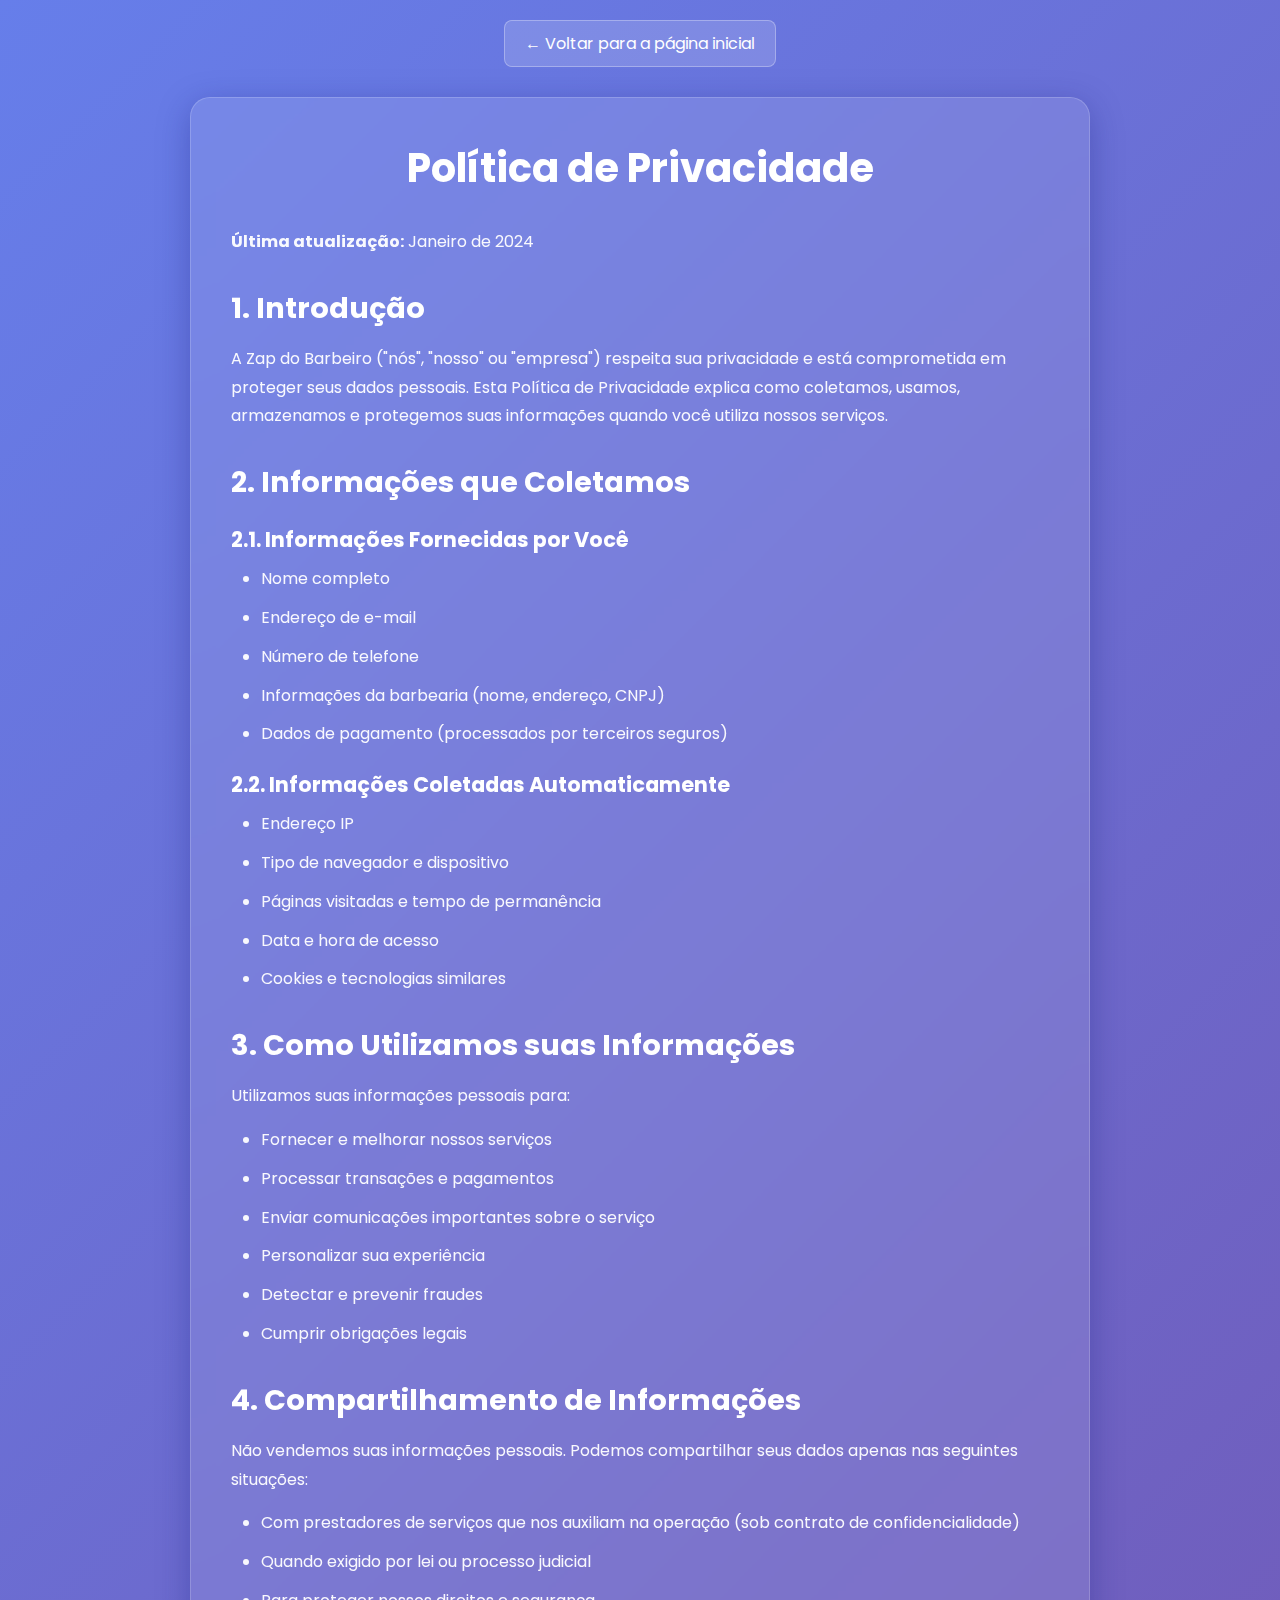
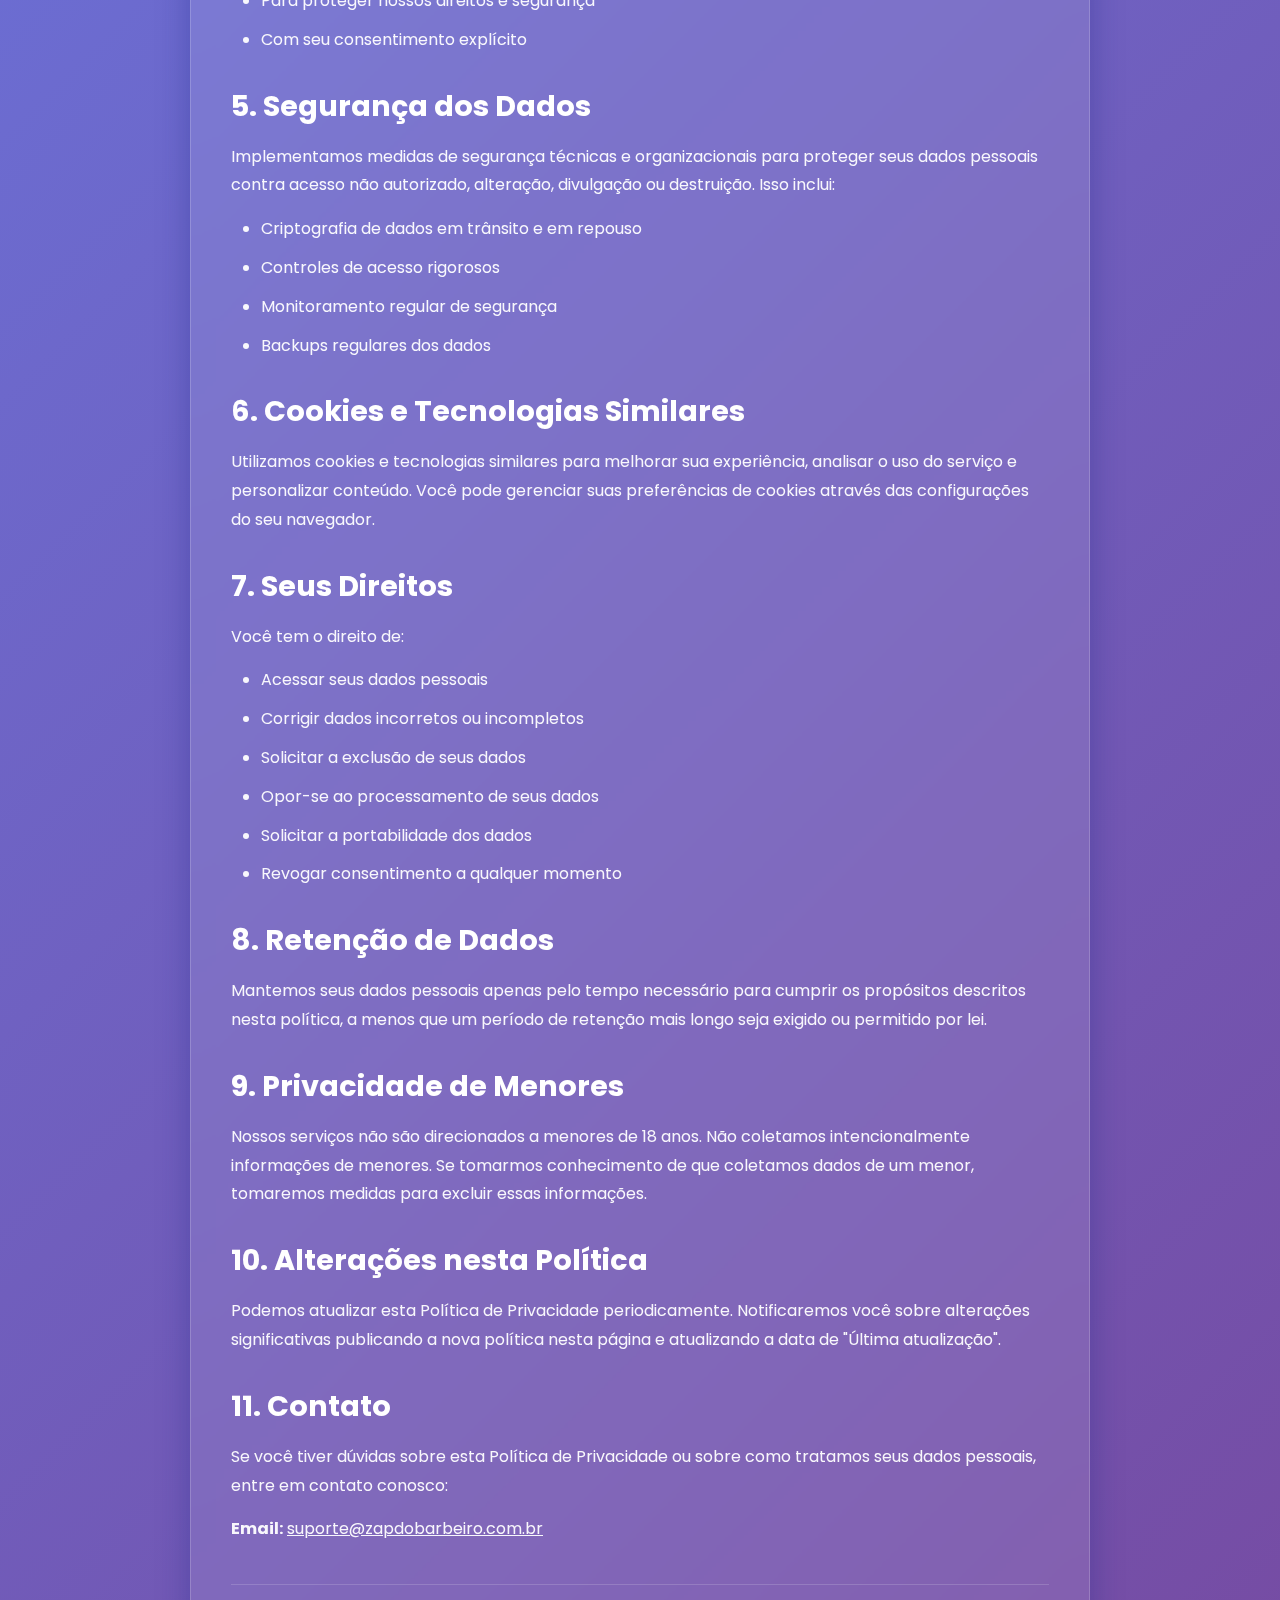
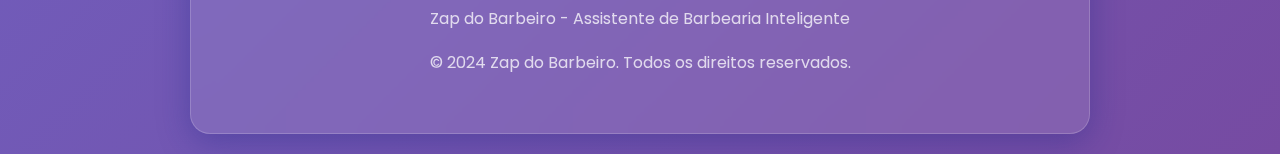
<file: politica-privacidade.html>
<!DOCTYPE html>
<html lang="pt-BR">
<head>
    <meta charset="UTF-8">
    <meta name="viewport" content="width=device-width, initial-scale=1.0">
    <meta name="description" content="Política de Privacidade - Zap do Barbeiro">
    <title>Política de Privacidade - Zap do Barbeiro</title>
    <link rel="stylesheet" href="styles.css">
    <link rel="preconnect" href="https://fonts.googleapis.com">
    <link rel="preconnect" href="https://fonts.gstatic.com" crossorigin>
    <link href="https://fonts.googleapis.com/css2?family=Poppins:wght@300;400;600;700&display=swap" rel="stylesheet">
    <style>
        .legal-content {
            text-align: left;
            max-width: 900px;
            margin: 0 auto;
            background: rgba(255, 255, 255, 0.1);
            backdrop-filter: blur(10px);
            border-radius: 20px;
            padding: 40px;
            box-shadow: 0 8px 32px 0 rgba(31, 38, 135, 0.37);
            border: 1px solid rgba(255, 255, 255, 0.18);
        }
        .legal-content h1 {
            font-size: 2.5rem;
            margin-bottom: 30px;
            text-align: center;
        }
        .legal-content h2 {
            font-size: 1.8rem;
            margin-top: 30px;
            margin-bottom: 15px;
            color: #fff;
        }
        .legal-content h3 {
            font-size: 1.3rem;
            margin-top: 20px;
            margin-bottom: 10px;
            color: #fff;
        }
        .legal-content p {
            font-size: 1rem;
            line-height: 1.8;
            margin-bottom: 15px;
            opacity: 0.95;
        }
        .legal-content ul, .legal-content ol {
            margin-left: 30px;
            margin-bottom: 15px;
        }
        .legal-content li {
            margin-bottom: 10px;
            line-height: 1.8;
            opacity: 0.95;
        }
        .back-link {
            display: inline-block;
            margin-bottom: 30px;
            color: #fff;
            text-decoration: none;
            padding: 10px 20px;
            background: rgba(255, 255, 255, 0.15);
            border-radius: 8px;
            border: 1px solid rgba(255, 255, 255, 0.3);
            transition: all 0.3s ease;
        }
        .back-link:hover {
            background: rgba(255, 255, 255, 0.25);
            transform: translateY(-2px);
        }
        .last-updated {
            text-align: center;
            font-size: 0.9rem;
            opacity: 0.8;
            margin-top: 40px;
            padding-top: 20px;
            border-top: 1px solid rgba(255, 255, 255, 0.2);
        }
    </style>
</head>
<body>
    <div class="container">
        <a href="index.html" class="back-link">← Voltar para a página inicial</a>
        <div class="legal-content">
            <h1>Política de Privacidade</h1>
            
            <p><strong>Última atualização:</strong> Janeiro de 2024</p>
            
            <h2>1. Introdução</h2>
            <p>
                A Zap do Barbeiro ("nós", "nosso" ou "empresa") respeita sua privacidade e está comprometida 
                em proteger seus dados pessoais. Esta Política de Privacidade explica como coletamos, 
                usamos, armazenamos e protegemos suas informações quando você utiliza nossos serviços.
            </p>
            
            <h2>2. Informações que Coletamos</h2>
            <h3>2.1. Informações Fornecidas por Você</h3>
            <ul>
                <li>Nome completo</li>
                <li>Endereço de e-mail</li>
                <li>Número de telefone</li>
                <li>Informações da barbearia (nome, endereço, CNPJ)</li>
                <li>Dados de pagamento (processados por terceiros seguros)</li>
            </ul>
            
            <h3>2.2. Informações Coletadas Automaticamente</h3>
            <ul>
                <li>Endereço IP</li>
                <li>Tipo de navegador e dispositivo</li>
                <li>Páginas visitadas e tempo de permanência</li>
                <li>Data e hora de acesso</li>
                <li>Cookies e tecnologias similares</li>
            </ul>
            
            <h2>3. Como Utilizamos suas Informações</h2>
            <p>Utilizamos suas informações pessoais para:</p>
            <ul>
                <li>Fornecer e melhorar nossos serviços</li>
                <li>Processar transações e pagamentos</li>
                <li>Enviar comunicações importantes sobre o serviço</li>
                <li>Personalizar sua experiência</li>
                <li>Detectar e prevenir fraudes</li>
                <li>Cumprir obrigações legais</li>
            </ul>
            
            <h2>4. Compartilhamento de Informações</h2>
            <p>
                Não vendemos suas informações pessoais. Podemos compartilhar seus dados apenas nas 
                seguintes situações:
            </p>
            <ul>
                <li>Com prestadores de serviços que nos auxiliam na operação (sob contrato de confidencialidade)</li>
                <li>Quando exigido por lei ou processo judicial</li>
                <li>Para proteger nossos direitos e segurança</li>
                <li>Com seu consentimento explícito</li>
            </ul>
            
            <h2>5. Segurança dos Dados</h2>
            <p>
                Implementamos medidas de segurança técnicas e organizacionais para proteger seus dados 
                pessoais contra acesso não autorizado, alteração, divulgação ou destruição. Isso inclui:
            </p>
            <ul>
                <li>Criptografia de dados em trânsito e em repouso</li>
                <li>Controles de acesso rigorosos</li>
                <li>Monitoramento regular de segurança</li>
                <li>Backups regulares dos dados</li>
            </ul>
            
            <h2>6. Cookies e Tecnologias Similares</h2>
            <p>
                Utilizamos cookies e tecnologias similares para melhorar sua experiência, analisar o uso 
                do serviço e personalizar conteúdo. Você pode gerenciar suas preferências de cookies 
                através das configurações do seu navegador.
            </p>
            
            <h2>7. Seus Direitos</h2>
            <p>Você tem o direito de:</p>
            <ul>
                <li>Acessar seus dados pessoais</li>
                <li>Corrigir dados incorretos ou incompletos</li>
                <li>Solicitar a exclusão de seus dados</li>
                <li>Opor-se ao processamento de seus dados</li>
                <li>Solicitar a portabilidade dos dados</li>
                <li>Revogar consentimento a qualquer momento</li>
            </ul>
            
            <h2>8. Retenção de Dados</h2>
            <p>
                Mantemos seus dados pessoais apenas pelo tempo necessário para cumprir os propósitos 
                descritos nesta política, a menos que um período de retenção mais longo seja exigido 
                ou permitido por lei.
            </p>
            
            <h2>9. Privacidade de Menores</h2>
            <p>
                Nossos serviços não são direcionados a menores de 18 anos. Não coletamos intencionalmente 
                informações de menores. Se tomarmos conhecimento de que coletamos dados de um menor, 
                tomaremos medidas para excluir essas informações.
            </p>
            
            <h2>10. Alterações nesta Política</h2>
            <p>
                Podemos atualizar esta Política de Privacidade periodicamente. Notificaremos você sobre 
                alterações significativas publicando a nova política nesta página e atualizando a 
                data de "Última atualização".
            </p>
            
            <h2>11. Contato</h2>
            <p>
                Se você tiver dúvidas sobre esta Política de Privacidade ou sobre como tratamos seus 
                dados pessoais, entre em contato conosco:
            </p>
            <p>
                <strong>Email:</strong> 
                <a href="mailto:suporte@zapdobarbeiro.com.br" style="color: #fff; text-decoration: underline;">
                    suporte@zapdobarbeiro.com.br
                </a>
            </p>
            
            <div class="last-updated">
                <p>Zap do Barbeiro - Assistente de Barbearia Inteligente</p>
                <p>&copy; 2024 Zap do Barbeiro. Todos os direitos reservados.</p>
            </div>
        </div>
    </div>
</body>
</html>
</file>
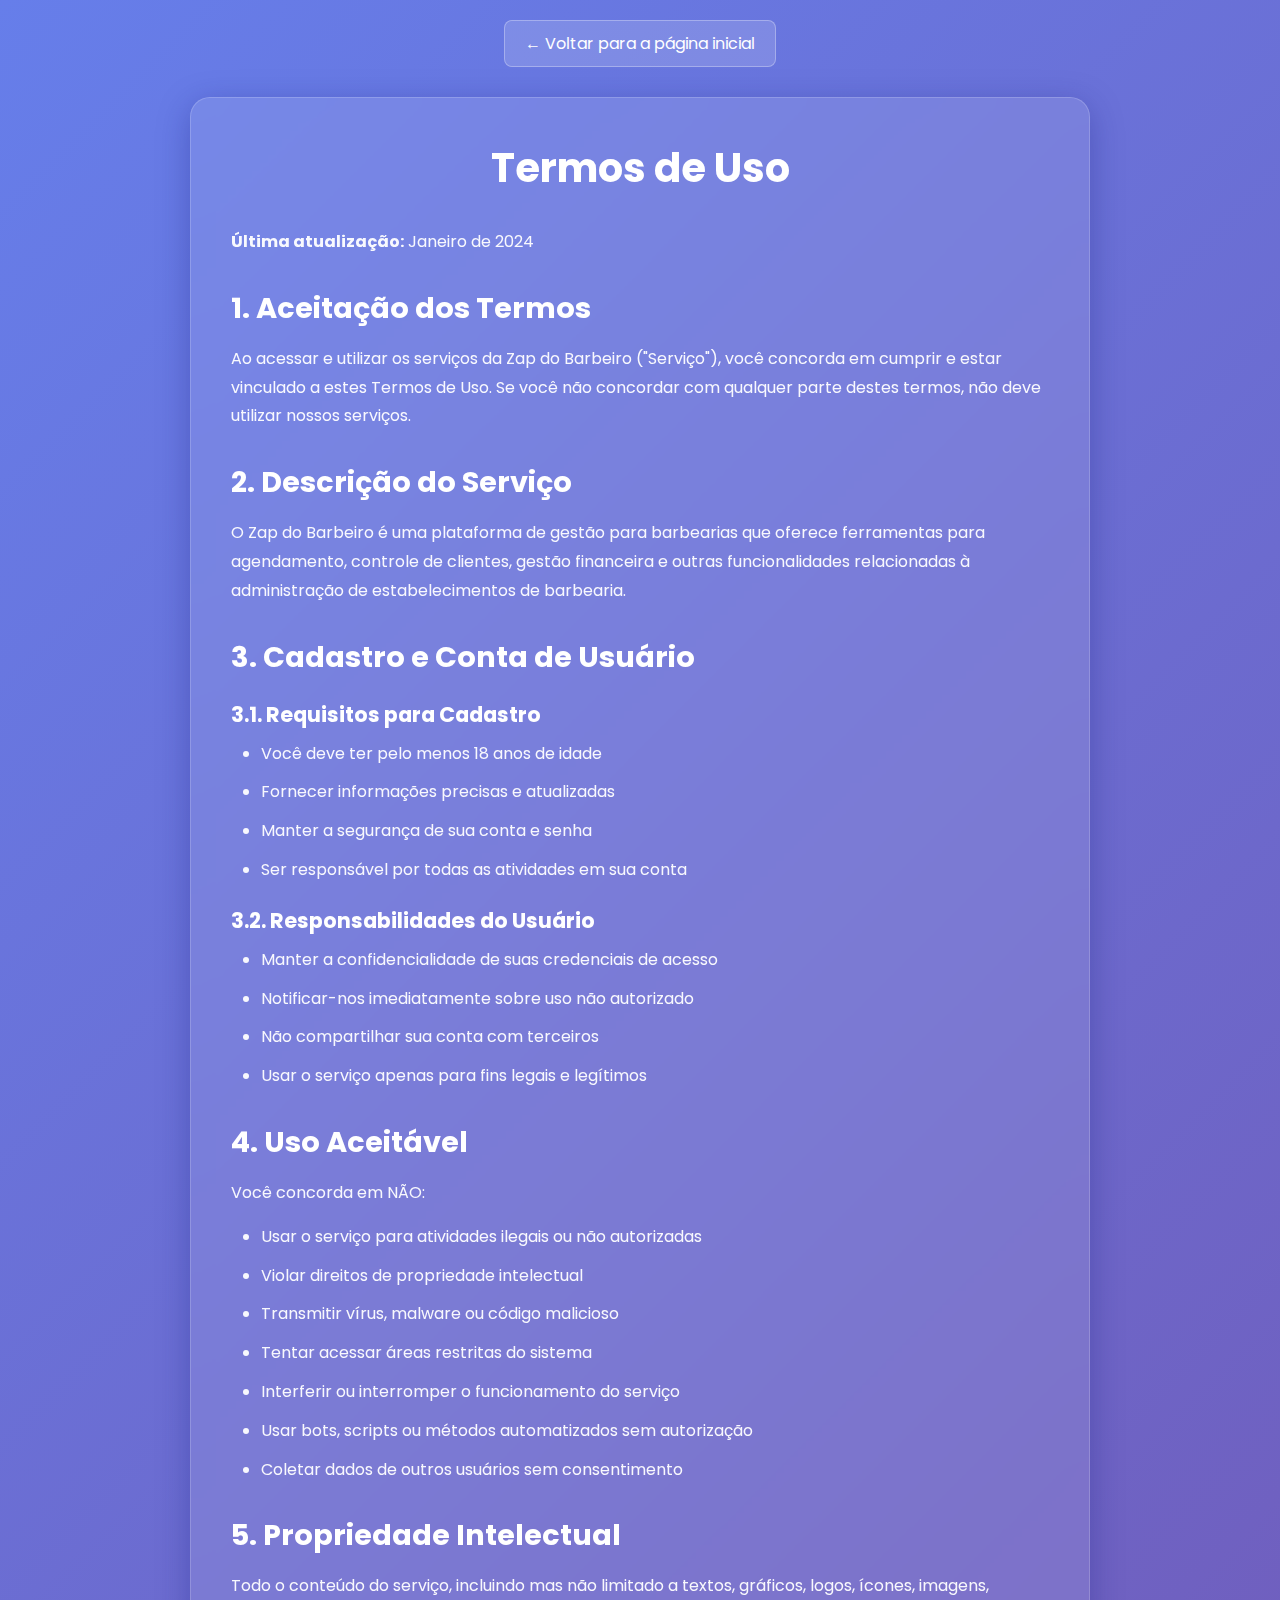
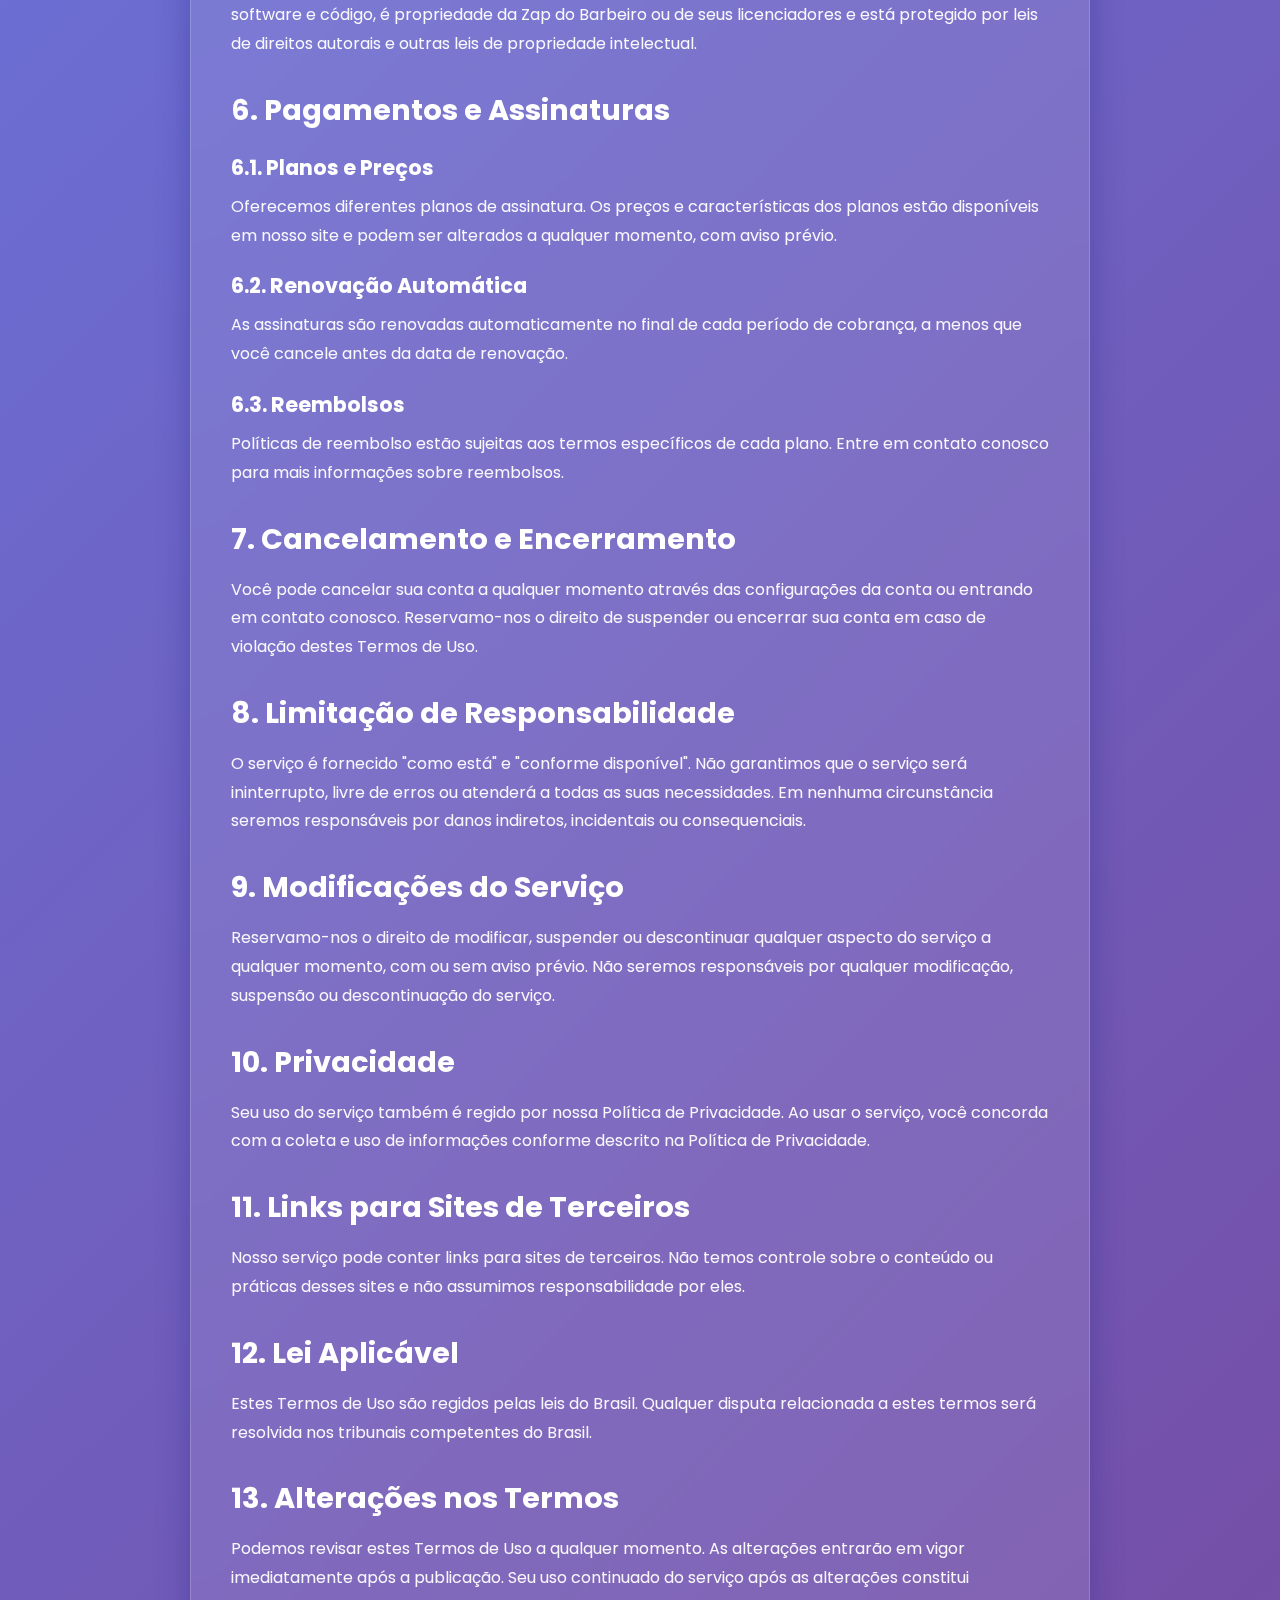
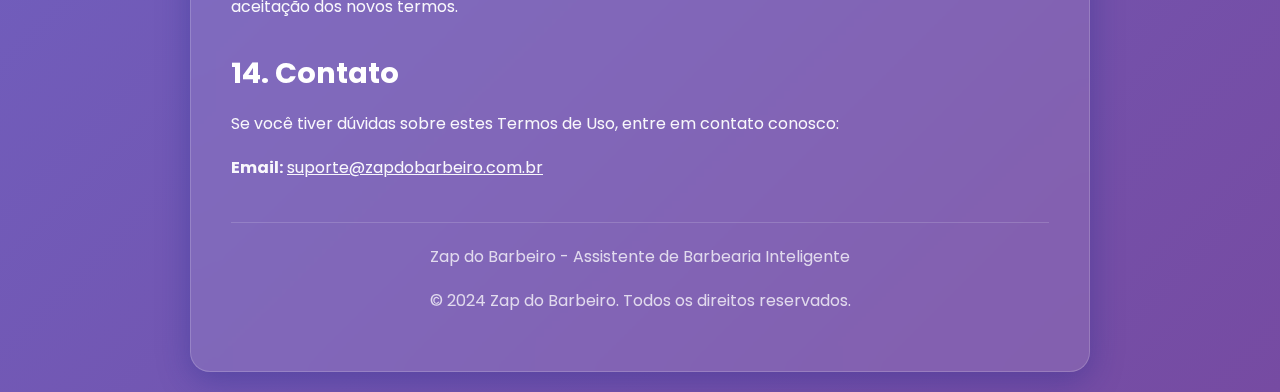
<file: termos-uso.html>
<!DOCTYPE html>
<html lang="pt-BR">
<head>
    <meta charset="UTF-8">
    <meta name="viewport" content="width=device-width, initial-scale=1.0">
    <meta name="description" content="Termos de Uso - Zap do Barbeiro">
    <title>Termos de Uso - Zap do Barbeiro</title>
    <link rel="stylesheet" href="styles.css">
    <link rel="preconnect" href="https://fonts.googleapis.com">
    <link rel="preconnect" href="https://fonts.gstatic.com" crossorigin>
    <link href="https://fonts.googleapis.com/css2?family=Poppins:wght@300;400;600;700&display=swap" rel="stylesheet">
    <style>
        .legal-content {
            text-align: left;
            max-width: 900px;
            margin: 0 auto;
            background: rgba(255, 255, 255, 0.1);
            backdrop-filter: blur(10px);
            border-radius: 20px;
            padding: 40px;
            box-shadow: 0 8px 32px 0 rgba(31, 38, 135, 0.37);
            border: 1px solid rgba(255, 255, 255, 0.18);
        }
        .legal-content h1 {
            font-size: 2.5rem;
            margin-bottom: 30px;
            text-align: center;
        }
        .legal-content h2 {
            font-size: 1.8rem;
            margin-top: 30px;
            margin-bottom: 15px;
            color: #fff;
        }
        .legal-content h3 {
            font-size: 1.3rem;
            margin-top: 20px;
            margin-bottom: 10px;
            color: #fff;
        }
        .legal-content p {
            font-size: 1rem;
            line-height: 1.8;
            margin-bottom: 15px;
            opacity: 0.95;
        }
        .legal-content ul, .legal-content ol {
            margin-left: 30px;
            margin-bottom: 15px;
        }
        .legal-content li {
            margin-bottom: 10px;
            line-height: 1.8;
            opacity: 0.95;
        }
        .back-link {
            display: inline-block;
            margin-bottom: 30px;
            color: #fff;
            text-decoration: none;
            padding: 10px 20px;
            background: rgba(255, 255, 255, 0.15);
            border-radius: 8px;
            border: 1px solid rgba(255, 255, 255, 0.3);
            transition: all 0.3s ease;
        }
        .back-link:hover {
            background: rgba(255, 255, 255, 0.25);
            transform: translateY(-2px);
        }
        .last-updated {
            text-align: center;
            font-size: 0.9rem;
            opacity: 0.8;
            margin-top: 40px;
            padding-top: 20px;
            border-top: 1px solid rgba(255, 255, 255, 0.2);
        }
    </style>
</head>
<body>
    <div class="container">
        <a href="index.html" class="back-link">← Voltar para a página inicial</a>
        <div class="legal-content">
            <h1>Termos de Uso</h1>
            
            <p><strong>Última atualização:</strong> Janeiro de 2024</p>
            
            <h2>1. Aceitação dos Termos</h2>
            <p>
                Ao acessar e utilizar os serviços da Zap do Barbeiro ("Serviço"), você concorda em cumprir 
                e estar vinculado a estes Termos de Uso. Se você não concordar com qualquer parte destes termos, 
                não deve utilizar nossos serviços.
            </p>
            
            <h2>2. Descrição do Serviço</h2>
            <p>
                O Zap do Barbeiro é uma plataforma de gestão para barbearias que oferece ferramentas para 
                agendamento, controle de clientes, gestão financeira e outras funcionalidades relacionadas 
                à administração de estabelecimentos de barbearia.
            </p>
            
            <h2>3. Cadastro e Conta de Usuário</h2>
            <h3>3.1. Requisitos para Cadastro</h3>
            <ul>
                <li>Você deve ter pelo menos 18 anos de idade</li>
                <li>Fornecer informações precisas e atualizadas</li>
                <li>Manter a segurança de sua conta e senha</li>
                <li>Ser responsável por todas as atividades em sua conta</li>
            </ul>
            
            <h3>3.2. Responsabilidades do Usuário</h3>
            <ul>
                <li>Manter a confidencialidade de suas credenciais de acesso</li>
                <li>Notificar-nos imediatamente sobre uso não autorizado</li>
                <li>Não compartilhar sua conta com terceiros</li>
                <li>Usar o serviço apenas para fins legais e legítimos</li>
            </ul>
            
            <h2>4. Uso Aceitável</h2>
            <p>Você concorda em NÃO:</p>
            <ul>
                <li>Usar o serviço para atividades ilegais ou não autorizadas</li>
                <li>Violar direitos de propriedade intelectual</li>
                <li>Transmitir vírus, malware ou código malicioso</li>
                <li>Tentar acessar áreas restritas do sistema</li>
                <li>Interferir ou interromper o funcionamento do serviço</li>
                <li>Usar bots, scripts ou métodos automatizados sem autorização</li>
                <li>Coletar dados de outros usuários sem consentimento</li>
            </ul>
            
            <h2>5. Propriedade Intelectual</h2>
            <p>
                Todo o conteúdo do serviço, incluindo mas não limitado a textos, gráficos, logos, ícones, 
                imagens, software e código, é propriedade da Zap do Barbeiro ou de seus licenciadores e 
                está protegido por leis de direitos autorais e outras leis de propriedade intelectual.
            </p>
            
            <h2>6. Pagamentos e Assinaturas</h2>
            <h3>6.1. Planos e Preços</h3>
            <p>
                Oferecemos diferentes planos de assinatura. Os preços e características dos planos estão 
                disponíveis em nosso site e podem ser alterados a qualquer momento, com aviso prévio.
            </p>
            
            <h3>6.2. Renovação Automática</h3>
            <p>
                As assinaturas são renovadas automaticamente no final de cada período de cobrança, a menos 
                que você cancele antes da data de renovação.
            </p>
            
            <h3>6.3. Reembolsos</h3>
            <p>
                Políticas de reembolso estão sujeitas aos termos específicos de cada plano. Entre em contato 
                conosco para mais informações sobre reembolsos.
            </p>
            
            <h2>7. Cancelamento e Encerramento</h2>
            <p>
                Você pode cancelar sua conta a qualquer momento através das configurações da conta ou 
                entrando em contato conosco. Reservamo-nos o direito de suspender ou encerrar sua conta 
                em caso de violação destes Termos de Uso.
            </p>
            
            <h2>8. Limitação de Responsabilidade</h2>
            <p>
                O serviço é fornecido "como está" e "conforme disponível". Não garantimos que o serviço 
                será ininterrupto, livre de erros ou atenderá a todas as suas necessidades. Em nenhuma 
                circunstância seremos responsáveis por danos indiretos, incidentais ou consequenciais.
            </p>
            
            <h2>9. Modificações do Serviço</h2>
            <p>
                Reservamo-nos o direito de modificar, suspender ou descontinuar qualquer aspecto do serviço 
                a qualquer momento, com ou sem aviso prévio. Não seremos responsáveis por qualquer 
                modificação, suspensão ou descontinuação do serviço.
            </p>
            
            <h2>10. Privacidade</h2>
            <p>
                Seu uso do serviço também é regido por nossa Política de Privacidade. Ao usar o serviço, 
                você concorda com a coleta e uso de informações conforme descrito na Política de Privacidade.
            </p>
            
            <h2>11. Links para Sites de Terceiros</h2>
            <p>
                Nosso serviço pode conter links para sites de terceiros. Não temos controle sobre o conteúdo 
                ou práticas desses sites e não assumimos responsabilidade por eles.
            </p>
            
            <h2>12. Lei Aplicável</h2>
            <p>
                Estes Termos de Uso são regidos pelas leis do Brasil. Qualquer disputa relacionada a estes 
                termos será resolvida nos tribunais competentes do Brasil.
            </p>
            
            <h2>13. Alterações nos Termos</h2>
            <p>
                Podemos revisar estes Termos de Uso a qualquer momento. As alterações entrarão em vigor 
                imediatamente após a publicação. Seu uso continuado do serviço após as alterações constitui 
                aceitação dos novos termos.
            </p>
            
            <h2>14. Contato</h2>
            <p>
                Se você tiver dúvidas sobre estes Termos de Uso, entre em contato conosco:
            </p>
            <p>
                <strong>Email:</strong> 
                <a href="mailto:suporte@zapdobarbeiro.com.br" style="color: #fff; text-decoration: underline;">
                    suporte@zapdobarbeiro.com.br
                </a>
            </p>
            
            <div class="last-updated">
                <p>Zap do Barbeiro - Assistente de Barbearia Inteligente</p>
                <p>&copy; 2024 Zap do Barbeiro. Todos os direitos reservados.</p>
            </div>
        </div>
    </div>
</body>
</html>
</file>
<file: styles.css>
* {
    margin: 0;
    padding: 0;
    box-sizing: border-box;
}

body {
    font-family: 'Poppins', sans-serif;
    background: linear-gradient(135deg, #667eea 0%, #764ba2 100%);
    min-height: 100vh;
    display: flex;
    justify-content: center;
    align-items: center;
    color: #fff;
    overflow-x: hidden;
}

.container {
    width: 100%;
    max-width: 1200px;
    padding: 20px;
    text-align: center;
}

.content {
    background: rgba(255, 255, 255, 0.1);
    backdrop-filter: blur(10px);
    border-radius: 20px;
    padding: 60px 40px;
    box-shadow: 0 8px 32px 0 rgba(31, 38, 135, 0.37);
    border: 1px solid rgba(255, 255, 255, 0.18);
    animation: fadeIn 1s ease-in;
}

@keyframes fadeIn {
    from {
        opacity: 0;
        transform: translateY(20px);
    }
    to {
        opacity: 1;
        transform: translateY(0);
    }
}

.logo h1 {
    font-size: 3.5rem;
    font-weight: 700;
    margin-bottom: 30px;
    text-shadow: 2px 2px 4px rgba(0, 0, 0, 0.3);
    background: linear-gradient(45deg, #fff, #f0f0f0);
    -webkit-background-clip: text;
    -webkit-text-fill-color: transparent;
    background-clip: text;
}

.message h2 {
    font-size: 2.5rem;
    font-weight: 600;
    line-height: 1.4;
    margin-bottom: 20px;
    text-shadow: 2px 2px 4px rgba(0, 0, 0, 0.3);
    animation: slideIn 1s ease-out 0.3s both;
}

@keyframes slideIn {
    from {
        opacity: 0;
        transform: translateX(-30px);
    }
    to {
        opacity: 1;
        transform: translateX(0);
    }
}

.subtitle p {
    font-size: 1.2rem;
    font-weight: 300;
    opacity: 0.9;
    margin-bottom: 40px;
    animation: slideIn 1s ease-out 0.6s both;
}

.animation {
    margin-top: 40px;
}

.scissors {
    font-size: 4rem;
    animation: bounce 2s infinite;
    display: inline-block;
}

@keyframes bounce {
    0%, 100% {
        transform: translateY(0) rotate(0deg);
    }
    25% {
        transform: translateY(-10px) rotate(-5deg);
    }
    50% {
        transform: translateY(-20px) rotate(0deg);
    }
    75% {
        transform: translateY(-10px) rotate(5deg);
    }
}

footer {
    margin-top: 40px;
    opacity: 0.8;
    font-size: 0.9rem;
}

/* Responsive Design */
@media (max-width: 768px) {
    .content {
        padding: 40px 20px;
    }
    
    .logo h1 {
        font-size: 2.5rem;
    }
    
    .message h2 {
        font-size: 1.8rem;
    }
    
    .subtitle p {
        font-size: 1rem;
    }
    
    .scissors {
        font-size: 3rem;
    }
}

@media (max-width: 480px) {
    .logo h1 {
        font-size: 2rem;
    }
    
    .message h2 {
        font-size: 1.5rem;
    }
    
    .subtitle p {
        font-size: 0.9rem;
    }
}
</file>
